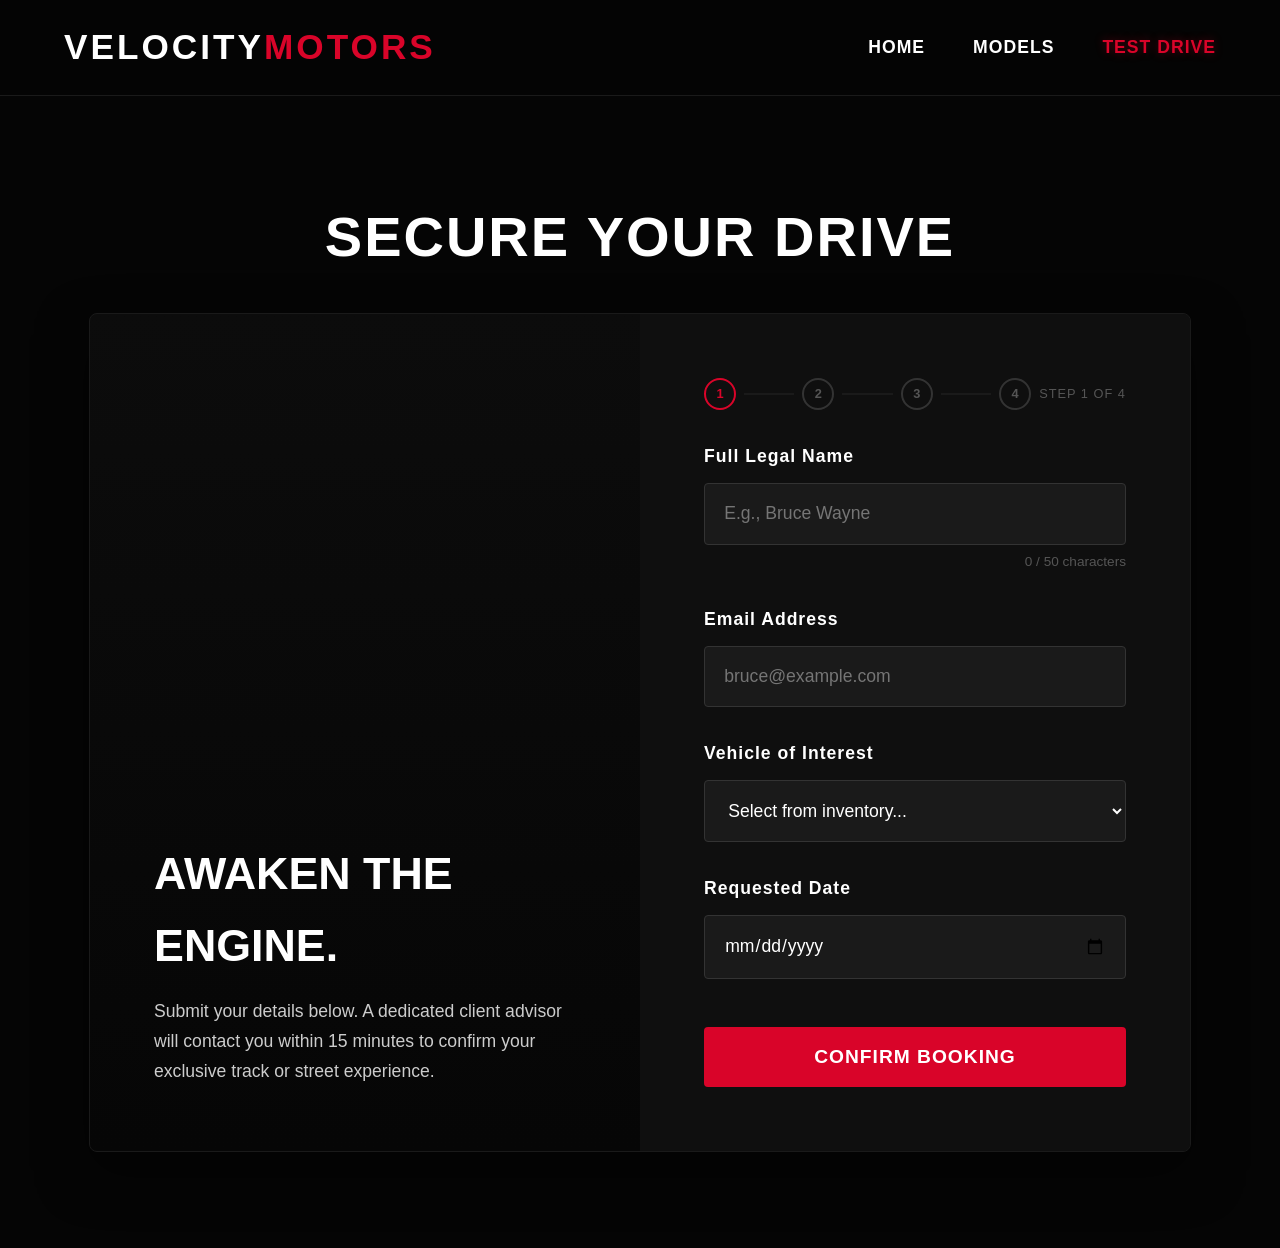
<file: book.html>
<!doctype html>
<html lang="en">
  <head>
    <meta charset="UTF-8" />
    <meta name="viewport" content="width=device-width, initial-scale=1.0" />
    <title>Velocity Motors | Schedule Test Drive</title>
    <link rel="stylesheet" href="style.css" />
    <link rel="stylesheet" href="book.css" />
  </head>
  <body>
    <!-- ====== HEADER & NAVIGATION ====== -->
    <header class="main-header" id="main-header">
      <a href="index.html" class="brand-logo">Velocity<span>Motors</span></a>
      <button class="hamburger-btn" id="hamburger-btn">&#9776;</button>
      <ul class="navigation-links" id="nav-links">
        <li><a href="index.html">Home</a></li>
        <li><a href="models.html">Models</a></li>
        <li><a href="book.html">Test Drive</a></li>
      </ul>
    </header>

    <!-- ====== BOOKING MAIN CONTENT ====== -->
    <main class="content-wrapper fade-in-section">
      <h2 class="section-title">Secure Your Drive</h2>

      <!-- ====== BOOKING LAYOUT (Visual + Form) ====== -->
      <div class="booking-layout" id="booking-layout">
        <!-- Left: background image with branding text -->
        <div class="booking-visual-side">
          <h3 class="booking-visual-title">Awaken The Engine.</h3>
          <p class="booking-visual-desc">
            Submit your details below. A dedicated client advisor will contact
            you within 15 minutes to confirm your exclusive track or street
            experience.
          </p>
        </div>

        <!-- Right: booking form -->
        <div class="booking-form-side">
          <!-- ====== FORM PROGRESS INDICATOR ====== -->
          <div
            class="form-progress"
            id="form-progress"
            aria-label="Booking progress"
          >
            <div class="progress-step step-active" id="step-1">1</div>
            <div class="progress-connector" id="conn-1"></div>
            <div class="progress-step" id="step-2">2</div>
            <div class="progress-connector" id="conn-2"></div>
            <div class="progress-step" id="step-3">3</div>
            <div class="progress-connector" id="conn-3"></div>
            <div class="progress-step" id="step-4">4</div>
            <span class="progress-label" id="progress-label">Step 1 of 4</span>
          </div>

          <!-- ====== BOOKING FORM ====== -->
          <form id="booking-form" action="#">
            <!-- Field 1: Full Name -->
            <div class="input-field-group">
              <label for="client-name">Full Legal Name</label>
              <input
                type="text"
                id="client-name"
                placeholder="E.g., Bruce Wayne"
                maxlength="50"
              />
              <span class="char-counter" id="char-counter"
                >0 / 50 characters</span
              >
            </div>

            <!-- Field 2: Email Address -->
            <div class="input-field-group">
              <label for="client-contact">Email Address</label>
              <input
                type="email"
                id="client-contact"
                placeholder="bruce@example.com"
              />
            </div>

            <!-- Field 3: Vehicle of Interest -->
            <div class="input-field-group">
              <label for="vehicle-interest">Vehicle of Interest</label>
              <select id="vehicle-interest">
                <option value="">Select from inventory...</option>
                <option value="phantom">Phantom Sedan</option>
                <option value="obsidian">Obsidian SUV</option>
                <option value="vortex">Vortex GT Stealth</option>
                <option value="electron">Electron EV Noir</option>
                <option value="titan">Titan Shadow Truck</option>
                <option value="breeze">Breeze Midnight</option>
                <option value="apex">Apex Hypercar</option>
                <option value="horizon">Horizon Crossover</option>
                <option value="zenith">Zenith Executive</option>
              </select>
            </div>

            <!-- Field 4: Requested Date -->
            <div class="input-field-group">
              <label for="visit-date">Requested Date</label>
              <input type="date" id="visit-date" />
            </div>

            <button type="submit" class="primary-button full-width-button">
              Confirm Booking
            </button>
          </form>
        </div>
      </div>
    </main>

    <script>
      /* --- Active Navigation Link --- */
      var currentPage =
        window.location.pathname.split("/").pop() || "index.html";
      document.querySelectorAll(".navigation-links a").forEach(function (link) {
        if (link.getAttribute("href") === currentPage) {
          link.classList.add("active-link");
        }
      });

      /* --- Hamburger Menu Toggle --- */
      document
        .getElementById("hamburger-btn")
        .addEventListener("click", function () {
          document.getElementById("nav-links").classList.toggle("nav-open");
        });

      /* --- Header Shrink on Scroll --- */
      window.addEventListener("scroll", function () {
        var header = document.getElementById("main-header");
        if (window.scrollY > 100) {
          header.classList.add("header-shrunk");
        } else {
          header.classList.remove("header-shrunk");
        }
      });

      /* --- Set minimum date to today --- */
      var today = new Date().toISOString().split("T")[0];
      document.getElementById("visit-date").setAttribute("min", today);

      /* --- Pre-select vehicle from URL parameter --- */
      var params = new URLSearchParams(window.location.search);
      var carParam = params.get("car");
      if (carParam) {
        document.getElementById("vehicle-interest").value = carParam;
      }

      /* --- Clear error styles on field focus --- */
      document
        .querySelectorAll(".input-field-group input, .input-field-group select")
        .forEach(function (input) {
          input.addEventListener("focus", function () {
            this.classList.remove("error-border");
            var err = this.parentNode.querySelector(".field-error");
            if (err) err.remove();
          });
        });

      /* --- Character Counter for Name Field --- */
      var nameInput = document.getElementById("client-name");
      var charCounter = document.getElementById("char-counter");
      var maxChars = 50;

      nameInput.addEventListener("input", function () {
        var len = nameInput.value.length;
        charCounter.innerText = len + " / " + maxChars + " characters";
        /* Highlight counter red when near the limit (45+ chars) */
        if (len >= 45) {
          charCounter.classList.add("near-limit");
        } else {
          charCounter.classList.remove("near-limit");
        }
        updateProgress();
      });

      /* --- Form Progress Indicator --- */
      /* Counts how many of the 4 fields have been filled */
      var fields = [
        document.getElementById("client-name"),
        document.getElementById("client-contact"),
        document.getElementById("vehicle-interest"),
        document.getElementById("visit-date"),
      ];

      function updateProgress() {
        var filledCount = 0;
        fields.forEach(function (field) {
          if (field.value.trim() !== "") filledCount++;
        });

        var stepEl, connEl;
        for (var i = 1; i <= 4; i++) {
          stepEl = document.getElementById("step-" + i);
          stepEl.classList.remove("step-done", "step-active");

          if (i <= filledCount) {
            stepEl.classList.add("step-done");
          } else if (i === filledCount + 1) {
            stepEl.classList.add("step-active");
          }

          /* Update connector lines between steps */
          if (i < 4) {
            connEl = document.getElementById("conn-" + i);
            connEl.classList.toggle("connector-done", i <= filledCount);
          }
        }

        var stepText = Math.min(filledCount + 1, 4);
        document.getElementById("progress-label").innerText =
          "Step " + stepText + " of 4";
      }

      /* Listen for changes on all form fields to update progress */
      fields.forEach(function (field) {
        field.addEventListener("input", updateProgress);
        field.addEventListener("change", updateProgress);
      });

      /* Initialize progress on page load (e.g., if vehicle was pre-selected) */
      updateProgress();

      /* --- Form Validation & Submission --- */
      document
        .getElementById("booking-form")
        .addEventListener("submit", function (e) {
          e.preventDefault();

          var emailInput = document.getElementById("client-contact");
          var vehicleInput = document.getElementById("vehicle-interest");
          var dateInput = document.getElementById("visit-date");

          /* Clear previous errors */
          document.querySelectorAll(".field-error").forEach(function (el) {
            el.remove();
          });
          document.querySelectorAll(".error-border").forEach(function (el) {
            el.classList.remove("error-border");
          });

          var valid = true;

          function showError(input, msg) {
            input.classList.add("error-border");
            var err = document.createElement("span");
            err.className = "field-error";
            err.innerText = msg;
            input.parentNode.appendChild(err);
            valid = false;
          }

          if (!nameInput.value.trim()) {
            showError(nameInput, "Please enter your full name.");
          }

          var emailVal = emailInput.value.trim();
          if (!emailVal || !emailVal.includes("@") || !emailVal.includes(".")) {
            showError(emailInput, "Please enter a valid email address.");
          }

          if (!vehicleInput.value) {
            showError(vehicleInput, "Please select a vehicle.");
          }

          if (!dateInput.value) {
            showError(dateInput, "Please select a date.");
          }

          if (!valid) return;

          /* Build success message content */
          var firstName = nameInput.value.trim().split(" ")[0];
          var vehicleText =
            vehicleInput.options[vehicleInput.selectedIndex].text;
          var selectedDate = new Date(dateInput.value + "T00:00:00");
          var formattedDate = selectedDate.toLocaleDateString("en-US", {
            weekday: "long",
            year: "numeric",
            month: "long",
            day: "numeric",
          });

          /* Replace booking layout with success state */
          document.getElementById("booking-layout").innerHTML =
            '<div class="booking-success">' +
            '<div class="booking-success-icon">&#10003;</div>' +
            "<h2>Booking Confirmed</h2>" +
            "<p>Thank you, <strong>" +
            firstName +
            "</strong>. Your test drive for the <strong>" +
            vehicleText +
            "</strong> on <strong>" +
            formattedDate +
            "</strong> has been received.</p>" +
            "<p>A client advisor will contact you at <strong>" +
            emailInput.value.trim() +
            "</strong> within 15 minutes.</p>" +
            '<a href="models.html" class="primary-button">Back to Inventory</a>' +
            '<p class="booking-countdown" id="booking-countdown">' +
            'Redirecting to inventory in <span id="countdown-num">10</span>s&hellip;</p>' +
            "</div>";

          /* --- Confirmation Countdown: redirect after 10 seconds --- */
          var countdownEl = document.getElementById("countdown-num");
          var secondsLeft = 10;

          var countdownTimer = setInterval(function () {
            secondsLeft--;
            if (countdownEl) countdownEl.innerText = secondsLeft;
            if (secondsLeft <= 0) {
              clearInterval(countdownTimer);
              window.location.href = "models.html";
            }
          }, 1000);
        });
    </script>
  </body>
</html>
</file>
<file: style.css>
/* ====== GLOBAL RESET & BASE STYLES ====== */

body {
  font-family: "Segoe UI", Tahoma, Geneva, Verdana, sans-serif;
  margin: 0;
  padding: 0;
  background-color: #050505;
  color: #cccccc;
  line-height: 1.6;
}

/* ====== KEYFRAME ANIMATIONS ====== */

@keyframes slideUpFade {
  from {
    opacity: 0;
    transform: translateY(40px);
  }
  to {
    opacity: 1;
    transform: translateY(0);
  }
}

@keyframes taglineExit {
  to {
    opacity: 0;
    transform: translateY(-20px);
  }
}

@keyframes taglineEnter {
  from {
    opacity: 0;
    transform: translateY(20px);
  }
  to {
    opacity: 1;
    transform: translateY(0);
  }
}

@keyframes tickerScroll {
  from {
    transform: translateX(0);
  }
  to {
    transform: translateX(-50%);
  }
}

@keyframes scrollBounce {
  0%,
  100% {
    transform: translateY(0);
    opacity: 0.3;
  }
  50% {
    transform: translateY(8px);
    opacity: 0.7;
  }
}

/* ====== SCROLL REVEAL ANIMATION ====== */

.fade-in-section {
  animation: slideUpFade 0.8s ease-out forwards;
}

.scroll-reveal {
  opacity: 0;
  transform: translateY(30px);
  transition:
    opacity 0.6s ease,
    transform 0.6s ease;
}

.scroll-reveal.revealed {
  opacity: 1;
  transform: translateY(0);
}

/* ====== SCROLL PROGRESS BAR ====== */

#scroll-progress-bar {
  position: fixed;
  top: 0;
  left: 0;
  width: 0%;
  height: 3px;
  background-color: #d90429;
  z-index: 2000;
  transition: width 0.1s linear;
}

/* ====== HEADER & NAVIGATION ====== */

.main-header {
  background-color: rgba(5, 5, 5, 0.95);
  backdrop-filter: blur(10px);
  padding: 1.2rem 5%;
  display: flex;
  justify-content: space-between;
  align-items: center;
  position: sticky;
  top: 0;
  z-index: 1000;
  border-bottom: 1px solid #1a1a1a;
  transition: padding 0.3s ease;
}

/* Reduced header padding when scrolled past 100px */
.main-header.header-shrunk {
  padding: 0.6rem 5%;
}

.brand-logo {
  font-size: 2.2rem;
  font-weight: 900;
  color: #ffffff;
  text-decoration: none;
  letter-spacing: 3px;
  text-transform: uppercase;
}

.brand-logo span {
  color: #d90429;
}

.navigation-links {
  list-style: none;
  display: flex;
  gap: 3rem;
  margin: 0;
  padding: 0;
}

.navigation-links a {
  color: #ffffff;
  text-decoration: none;
  font-weight: 600;
  font-size: 1.1rem;
  transition:
    color 0.3s ease,
    text-shadow 0.3s ease;
  text-transform: uppercase;
  letter-spacing: 1px;
}

.navigation-links a:hover {
  color: #d90429;
  text-shadow: 0 0 10px rgba(217, 4, 41, 0.5);
}

.navigation-links a.active-link {
  color: #d90429;
  text-shadow: 0 0 10px rgba(217, 4, 41, 0.4);
}

.hamburger-btn {
  display: none;
  background: none;
  border: none;
  color: #ffffff;
  font-size: 1.8rem;
  cursor: pointer;
  padding: 0.2rem 0.5rem;
  line-height: 1;
}

/* ====== BUTTONS ====== */

.primary-button {
  display: inline-block;
  background-color: #d90429;
  color: #ffffff;
  padding: 1.2rem 3rem;
  text-decoration: none;
  border-radius: 4px;
  font-weight: bold;
  font-size: 1.2rem;
  transition:
    transform 0.3s ease,
    background-color 0.3s ease,
    box-shadow 0.3s ease;
  text-transform: uppercase;
  letter-spacing: 1px;
  border: none;
  cursor: pointer;
}

.primary-button:hover {
  background-color: #ef233c;
  transform: translateY(-3px);
  box-shadow: 0 0 20px rgba(217, 4, 41, 0.6);
}

.secondary-button {
  display: inline-block;
  background-color: transparent;
  color: #ffffff;
  padding: 1.2rem 3rem;
  text-decoration: none;
  border-radius: 4px;
  font-weight: bold;
  font-size: 1.2rem;
  border: 2px solid rgba(255, 255, 255, 0.4);
  transition:
    border-color 0.3s ease,
    color 0.3s ease,
    background-color 0.3s ease;
  text-transform: uppercase;
  letter-spacing: 1px;
  cursor: pointer;
}

.secondary-button:hover {
  border-color: #ffffff;
  background-color: rgba(255, 255, 255, 0.07);
  color: #ffffff;
}

.ghost-button {
  display: inline-block;
  background-color: transparent;
  color: #888888;
  padding: 1.2rem 2rem;
  text-decoration: none;
  border-radius: 4px;
  font-weight: bold;
  font-size: 1rem;
  border: 1px solid #333333;
  transition:
    color 0.3s ease,
    border-color 0.3s ease;
  text-transform: uppercase;
  letter-spacing: 1px;
  cursor: pointer;
}

.ghost-button:hover {
  color: #ffffff;
  border-color: #ffffff;
}

/* Utility: makes a button span the full width of its container */
.full-width-button {
  width: 100%;
  margin-top: 1rem;
  box-sizing: border-box;
}

/* ====== LAYOUT HELPERS ====== */

.content-wrapper {
  max-width: 1300px;
  margin: 6rem auto;
  padding: 0 2rem;
}

.section-title {
  text-align: center;
  margin-bottom: 2rem;
  font-size: 3.5rem;
  color: #ffffff;
  font-weight: 800;
  text-transform: uppercase;
  letter-spacing: 2px;
}

/* ====== BACK TO TOP BUTTON ====== */

#back-to-top {
  position: fixed;
  bottom: 2.5rem;
  right: 2.5rem;
  width: 48px;
  height: 48px;
  background-color: #d90429;
  color: #ffffff;
  border: none;
  border-radius: 50%;
  font-size: 1.4rem;
  cursor: pointer;
  display: flex;
  align-items: center;
  justify-content: center;
  opacity: 0;
  pointer-events: none;
  transition:
    opacity 0.3s ease,
    transform 0.3s ease,
    box-shadow 0.3s ease;
  z-index: 999;
  box-shadow: 0 4px 15px rgba(217, 4, 41, 0.4);
}

#back-to-top.visible {
  opacity: 1;
  pointer-events: auto;
}

#back-to-top:hover {
  transform: translateY(-3px);
  box-shadow: 0 8px 20px rgba(217, 4, 41, 0.6);
}

/* ====== FOOTER ====== */

.site-footer {
  background-color: #0a0a0a;
  color: #ffffff;
  padding: 5rem 5% 2rem;
  margin-top: 6rem;
  border-top: 1px solid #1a1a1a;
}

.footer-columns {
  display: flex;
  justify-content: space-between;
  gap: 4rem;
  max-width: 1300px;
  margin: 0 auto 4rem;
}

.footer-column {
  flex: 1;
}

.footer-column h4 {
  font-size: 1.5rem;
  margin-bottom: 1.5rem;
  color: #d90429;
  text-transform: uppercase;
  letter-spacing: 1px;
}

.footer-column p {
  color: #888888;
  line-height: 1.8;
}

.footer-links {
  list-style: none;
  padding: 0;
  margin: 0;
}

.footer-links li {
  margin-bottom: 1rem;
}

.footer-links a {
  color: #888888;
  text-decoration: none;
  transition: color 0.3s ease;
}

.footer-links a:hover {
  color: #ffffff;
}

.footer-bottom {
  text-align: center;
  padding-top: 2rem;
  border-top: 1px solid #1a1a1a;
  color: #555555;
}

/* ====== HERO SECTION ====== */

.hero-section {
  background-image:
    linear-gradient(rgba(0, 0, 0, 0.8), rgba(0, 0, 0, 0.4)),
    url("https://images.unsplash.com/photo-1544636331-e26879cd4d9b?auto=format&fit=crop&w=1920&q=80");
  background-size: cover;
  background-position: center;
  height: 90vh;
  display: flex;
  flex-direction: column;
  justify-content: center;
  align-items: center;
  text-align: center;
  color: #ffffff;
  padding: 0 2rem;
  position: relative;
}

.hero-eyebrow {
  font-size: 0.95rem;
  letter-spacing: 4px;
  text-transform: uppercase;
  color: #d90429;
  margin-bottom: 1rem;
  font-weight: 600;
}

.hero-main-text {
  font-size: 5rem;
  font-weight: 900;
  margin-bottom: 1rem;
  margin-top: 0;
  text-transform: uppercase;
  letter-spacing: 2px;
}

.hero-sub-text {
  font-size: 1.6rem;
  margin-bottom: 3rem;
  max-width: 700px;
  font-weight: 300;
  color: #aaaaaa;
}

.hero-button-row {
  display: flex;
  gap: 1.5rem;
  align-items: center;
  flex-wrap: wrap;
  justify-content: center;
}

.hero-scroll-hint {
  position: absolute;
  bottom: 2.5rem;
  font-size: 1.6rem;
  color: rgba(255, 255, 255, 0.3);
  animation: scrollBounce 2s ease-in-out infinite;
}

/* Tagline rotation animation classes */
.tagline-exit {
  animation: taglineExit 0.4s ease forwards;
}

.tagline-enter {
  animation: taglineEnter 0.5s ease forwards;
}

/* ====== BRAND TICKER ====== */

.brand-ticker-wrapper {
  overflow: hidden;
  background-color: #0a0a0a;
  border-top: 1px solid #1a1a1a;
  border-bottom: 1px solid #1a1a1a;
  padding: 1rem 0;
}

.brand-ticker-track {
  display: flex;
  gap: 2rem;
  white-space: nowrap;
  animation: tickerScroll 28s linear infinite;
  width: max-content;
  align-items: center;
}

.brand-ticker-track span {
  font-size: 0.85rem;
  font-weight: 700;
  letter-spacing: 3px;
  text-transform: uppercase;
  color: #444444;
}

.ticker-dot {
  font-size: 0.4rem !important;
  color: #d90429 !important;
  letter-spacing: 0 !important;
}

/* ====== STATS SECTION ====== */

.stats-section {
  background-color: #0a0a0a;
  border-bottom: 1px solid #1a1a1a;
  padding: 4rem 5%;
}

.stats-grid {
  display: flex;
  justify-content: space-around;
  align-items: center;
  max-width: 1000px;
  margin: 0 auto;
  gap: 2rem;
  flex-wrap: wrap;
}

.stat-item {
  text-align: center;
  flex: 1;
  min-width: 140px;
}

.stat-value-row {
  display: flex;
  align-items: baseline;
  justify-content: center;
  gap: 2px;
}

.stat-number {
  font-size: 3.5rem;
  font-weight: 900;
  color: #ffffff;
  line-height: 1;
}

.stat-suffix {
  font-size: 1.8rem;
  font-weight: 700;
  color: #d90429;
}

.stat-label {
  color: #555555;
  font-size: 0.85rem;
  text-transform: uppercase;
  letter-spacing: 2px;
  margin-top: 0.5rem;
  margin-bottom: 0;
}

/* ====== FEATURED CAROUSEL ====== */

.featured-section {
  padding: 6rem 0;
  background-color: #050505;
}

.carousel-wrapper {
  display: flex;
  align-items: center;
  gap: 1.5rem;
  position: relative;
}

.carousel-viewport {
  flex: 1;
  overflow: hidden;
  border-radius: 8px;
}

.carousel-track {
  display: flex;
  transition: transform 0.5s ease;
}

.featured-car-slide {
  min-width: 100%;
  display: flex;
  gap: 0;
  background-color: #0f0f0f;
  border-radius: 8px;
  overflow: hidden;
  border: 1px solid #1a1a1a;
}

.featured-car-image-wrap {
  flex: 1.2;
  position: relative;
  overflow: hidden;
  min-height: 380px;
}

.featured-car-image {
  width: 100%;
  height: 100%;
  object-fit: cover;
  display: block;
  transition: transform 0.6s ease;
}

.featured-car-slide:hover .featured-car-image {
  transform: scale(1.04);
}

.featured-badge {
  position: absolute;
  top: 1.5rem;
  left: 1.5rem;
  background-color: #d90429;
  color: #ffffff;
  font-size: 0.75rem;
  font-weight: 700;
  letter-spacing: 2px;
  text-transform: uppercase;
  padding: 0.4rem 1rem;
  border-radius: 2px;
}

.featured-car-info {
  flex: 1;
  padding: 3.5rem;
  display: flex;
  flex-direction: column;
  justify-content: center;
}

.featured-car-category {
  font-size: 0.8rem;
  letter-spacing: 3px;
  text-transform: uppercase;
  color: #d90429;
  font-weight: 700;
  margin: 0 0 0.8rem;
}

.featured-car-name {
  font-size: 2.4rem;
  font-weight: 900;
  color: #ffffff;
  margin: 0 0 1rem;
  text-transform: uppercase;
}

.featured-car-specs {
  color: #666666;
  font-size: 1rem;
  margin-bottom: 1.5rem;
}

.featured-car-price {
  font-size: 2rem;
  font-weight: 900;
  color: #d90429;
  margin-bottom: 2.5rem;
}

.featured-car-buttons {
  display: flex;
  gap: 1rem;
  flex-wrap: wrap;
}

.carousel-arrow {
  background-color: #0f0f0f;
  border: 1px solid #333333;
  color: #ffffff;
  width: 50px;
  height: 50px;
  border-radius: 50%;
  font-size: 1.2rem;
  cursor: pointer;
  transition:
    background-color 0.3s ease,
    border-color 0.3s ease;
  flex-shrink: 0;
  display: flex;
  align-items: center;
  justify-content: center;
}

.carousel-arrow:hover {
  background-color: #d90429;
  border-color: #d90429;
}

.carousel-dots {
  display: flex;
  justify-content: center;
  gap: 0.8rem;
  margin-top: 2rem;
}

.carousel-dot {
  width: 8px;
  height: 8px;
  background-color: #333333;
  border-radius: 50%;
  cursor: pointer;
  transition:
    background-color 0.3s ease,
    transform 0.3s ease;
}

.carousel-dot.active-dot {
  background-color: #d90429;
  transform: scale(1.3);
}

/* ====== INFO CARDS ====== */

.info-grid-container {
  display: flex;
  gap: 3rem;
  justify-content: space-between;
}

.info-card {
  background: #0f0f0f;
  padding: 4rem 3rem;
  border-radius: 8px;
  border: 1px solid #1a1a1a;
  flex: 1;
  text-align: center;
  transition:
    transform 0.4s ease,
    border-color 0.4s ease,
    box-shadow 0.4s ease;
}

.info-card:hover {
  transform: translateY(-10px);
  border-color: #d90429;
  box-shadow: 0 10px 30px rgba(217, 4, 41, 0.15);
}

.info-card-title {
  font-size: 1.8rem;
  color: #ffffff;
  margin-bottom: 1.5rem;
  font-weight: 700;
}

.info-card-text {
  color: #888888;
  font-size: 1.1rem;
}

/* ====== CTA SPLIT PANELS ====== */

.cta-split-section {
  display: flex;
  height: 420px;
  margin-top: 6rem;
}

.cta-panel {
  flex: 1;
  position: relative;
  overflow: hidden;
  text-decoration: none;
  display: block;
}

.cta-panel-image {
  width: 100%;
  height: 100%;
  object-fit: cover;
  display: block;
  transition: transform 0.6s ease;
  filter: brightness(0.35);
}

.cta-panel:hover .cta-panel-image {
  transform: scale(1.06);
  filter: brightness(0.45);
}

.cta-panel-overlay {
  position: absolute;
  inset: 0;
  display: flex;
  flex-direction: column;
  justify-content: center;
  align-items: center;
  text-align: center;
  padding: 3rem;
}

.cta-panel-title {
  font-size: 2.2rem;
  font-weight: 900;
  color: #ffffff;
  text-transform: uppercase;
  letter-spacing: 2px;
  margin: 0 0 0.8rem;
}

.cta-panel-sub {
  color: #aaaaaa;
  font-size: 1rem;
  margin: 0 0 1.5rem;
}

.cta-panel-arrow {
  display: inline-flex;
  width: 46px;
  height: 46px;
  border: 2px solid rgba(255, 255, 255, 0.3);
  border-radius: 50%;
  align-items: center;
  justify-content: center;
  color: #ffffff;
  font-size: 1.2rem;
  transition:
    background-color 0.3s ease,
    border-color 0.3s ease,
    transform 0.3s ease;
}

.cta-panel:hover .cta-panel-arrow {
  background-color: #d90429;
  border-color: #d90429;
  transform: translateX(4px);
}

/* ====== RESPONSIVE BREAKPOINTS ====== */

@media (max-width: 768px) {
  .hamburger-btn {
    display: block;
  }

  .navigation-links {
    display: none;
    flex-direction: column;
    gap: 0;
    position: absolute;
    top: 100%;
    left: 0;
    right: 0;
    background-color: rgba(5, 5, 5, 0.98);
    border-top: 1px solid #1a1a1a;
    padding: 0.5rem 0;
  }

  .navigation-links.nav-open {
    display: flex;
  }

  .navigation-links li {
    padding: 1rem 5%;
    border-bottom: 1px solid #1a1a1a;
  }

  .hero-main-text {
    font-size: 3rem;
  }

  .hero-sub-text {
    font-size: 1.2rem;
  }

  .section-title {
    font-size: 2.4rem;
  }

  .info-grid-container {
    flex-direction: column;
  }

  .featured-car-slide {
    flex-direction: column;
  }

  .featured-car-image-wrap {
    min-height: 220px;
  }

  .featured-car-info {
    padding: 2rem;
  }

  .featured-car-name {
    font-size: 1.8rem;
  }

  .carousel-arrow {
    width: 38px;
    height: 38px;
    font-size: 1rem;
  }

  .cta-split-section {
    flex-direction: column;
    height: auto;
  }

  .cta-panel {
    height: 220px;
  }

  .stat-number {
    font-size: 2.6rem;
  }

  .footer-columns {
    flex-direction: column;
    gap: 2rem;
  }
}
</file>
<file: book.css>
/* ====== BOOKING LAYOUT ====== */

.booking-layout {
  display: flex;
  background-color: #0f0f0f;
  border-radius: 8px;
  border: 1px solid #1a1a1a;
  overflow: hidden;
  max-width: 1100px;
  margin: 0 auto;
  box-shadow: 0 20px 50px rgba(0, 0, 0, 0.5);
}

/* ====== BOOKING VISUAL SIDE ====== */

.booking-visual-side {
  flex: 1;
  background-image:
    linear-gradient(rgba(5, 5, 5, 0.3), rgba(5, 5, 5, 0.9)),
    url("https://images.unsplash.com/photo-1492144534655-ae79c964c9d7?auto=format&fit=crop&w=800&q=80");
  background-size: cover;
  background-position: center;
  padding: 4rem;
  color: #ffffff;
  display: flex;
  flex-direction: column;
  justify-content: flex-end;
}

.booking-visual-title {
  font-size: 2.8rem;
  margin-bottom: 1rem;
  font-weight: 900;
  text-transform: uppercase;
}

/* Replaces the inline style from book.html */
.booking-visual-desc {
  color: #cccccc;
  font-size: 1.1rem;
  line-height: 1.7;
  margin: 0;
}

/* ====== FORM PROGRESS INDICATOR ====== */

/* Displays "Step X of 4" at the top of the form */
.form-progress {
  display: flex;
  align-items: center;
  gap: 0.5rem;
  margin-bottom: 2rem;
}

.progress-step {
  width: 28px;
  height: 28px;
  border-radius: 50%;
  border: 2px solid #333333;
  display: flex;
  align-items: center;
  justify-content: center;
  font-size: 0.8rem;
  font-weight: 700;
  color: #555555;
  transition:
    border-color 0.3s ease,
    background-color 0.3s ease,
    color 0.3s ease;
}

.progress-step.step-done {
  background-color: #d90429;
  border-color: #d90429;
  color: #ffffff;
}

.progress-step.step-active {
  border-color: #d90429;
  color: #d90429;
}

.progress-connector {
  flex: 1;
  height: 2px;
  background-color: #1a1a1a;
  transition: background-color 0.3s ease;
}

.progress-connector.connector-done {
  background-color: #d90429;
}

.progress-label {
  font-size: 0.8rem;
  color: #555555;
  letter-spacing: 1px;
  text-transform: uppercase;
  margin-left: auto;
}

/* ====== BOOKING FORM SIDE ====== */

.booking-form-side {
  flex: 1;
  padding: 4rem;
  background-color: #0f0f0f;
}

/* ====== INPUT FIELDS ====== */

.input-field-group {
  margin-bottom: 2rem;
  display: flex;
  flex-direction: column;
}

.input-field-group label {
  margin-bottom: 0.8rem;
  font-weight: 700;
  color: #ffffff;
  font-size: 1.1rem;
  letter-spacing: 1px;
}

.input-field-group input,
.input-field-group select {
  padding: 1.2rem;
  border: 1px solid #333333;
  border-radius: 4px;
  font-size: 1.1rem;
  transition:
    border-color 0.3s ease,
    box-shadow 0.3s ease;
  background-color: #1a1a1a;
  color: #ffffff;
  font-family: inherit;
}

.input-field-group input:focus,
.input-field-group select:focus {
  outline: none;
  border-color: #d90429;
  box-shadow: 0 0 10px rgba(217, 4, 41, 0.3);
}

.input-field-group input.error-border,
.input-field-group select.error-border {
  border-color: #d90429;
}

.field-error {
  color: #d90429;
  font-size: 0.9rem;
  margin-top: 0.5rem;
}

/* ====== CHARACTER COUNTER ====== */

/* Shown below the name input: "X / 50 characters" */
.char-counter {
  font-size: 0.85rem;
  color: #555555;
  text-align: right;
  margin-top: 0.4rem;
  transition: color 0.3s ease;
}

.char-counter.near-limit {
  color: #d90429;
}

/* ====== BOOKING SUCCESS STATE ====== */

.booking-success {
  padding: 5rem 4rem;
  text-align: center;
  width: 100%;
}

.booking-success-icon {
  width: 70px;
  height: 70px;
  background-color: #d90429;
  border-radius: 50%;
  display: flex;
  align-items: center;
  justify-content: center;
  font-size: 2rem;
  color: #ffffff;
  margin: 0 auto 2rem;
}

.booking-success h2 {
  font-size: 2.5rem;
  color: #ffffff;
  margin-bottom: 1.5rem;
  font-weight: 900;
  text-transform: uppercase;
}

.booking-success p {
  color: #aaaaaa;
  font-size: 1.15rem;
  margin-bottom: 1rem;
  max-width: 520px;
  margin-left: auto;
  margin-right: auto;
  line-height: 1.8;
}

.booking-success .primary-button {
  margin-top: 2rem;
}

/* Countdown text shown after booking is confirmed */
.booking-countdown {
  color: #555555;
  font-size: 0.9rem;
  letter-spacing: 1px;
  margin-top: 1.5rem;
}

.booking-countdown span {
  color: #d90429;
  font-weight: 700;
}

/* ====== RESPONSIVE BREAKPOINTS ====== */

@media (max-width: 768px) {
  .booking-layout {
    flex-direction: column;
  }

  .booking-visual-side {
    min-height: 220px;
    padding: 2.5rem;
  }

  .booking-form-side {
    padding: 2.5rem;
  }

  .booking-success {
    padding: 3rem 2rem;
  }
}
</file>
